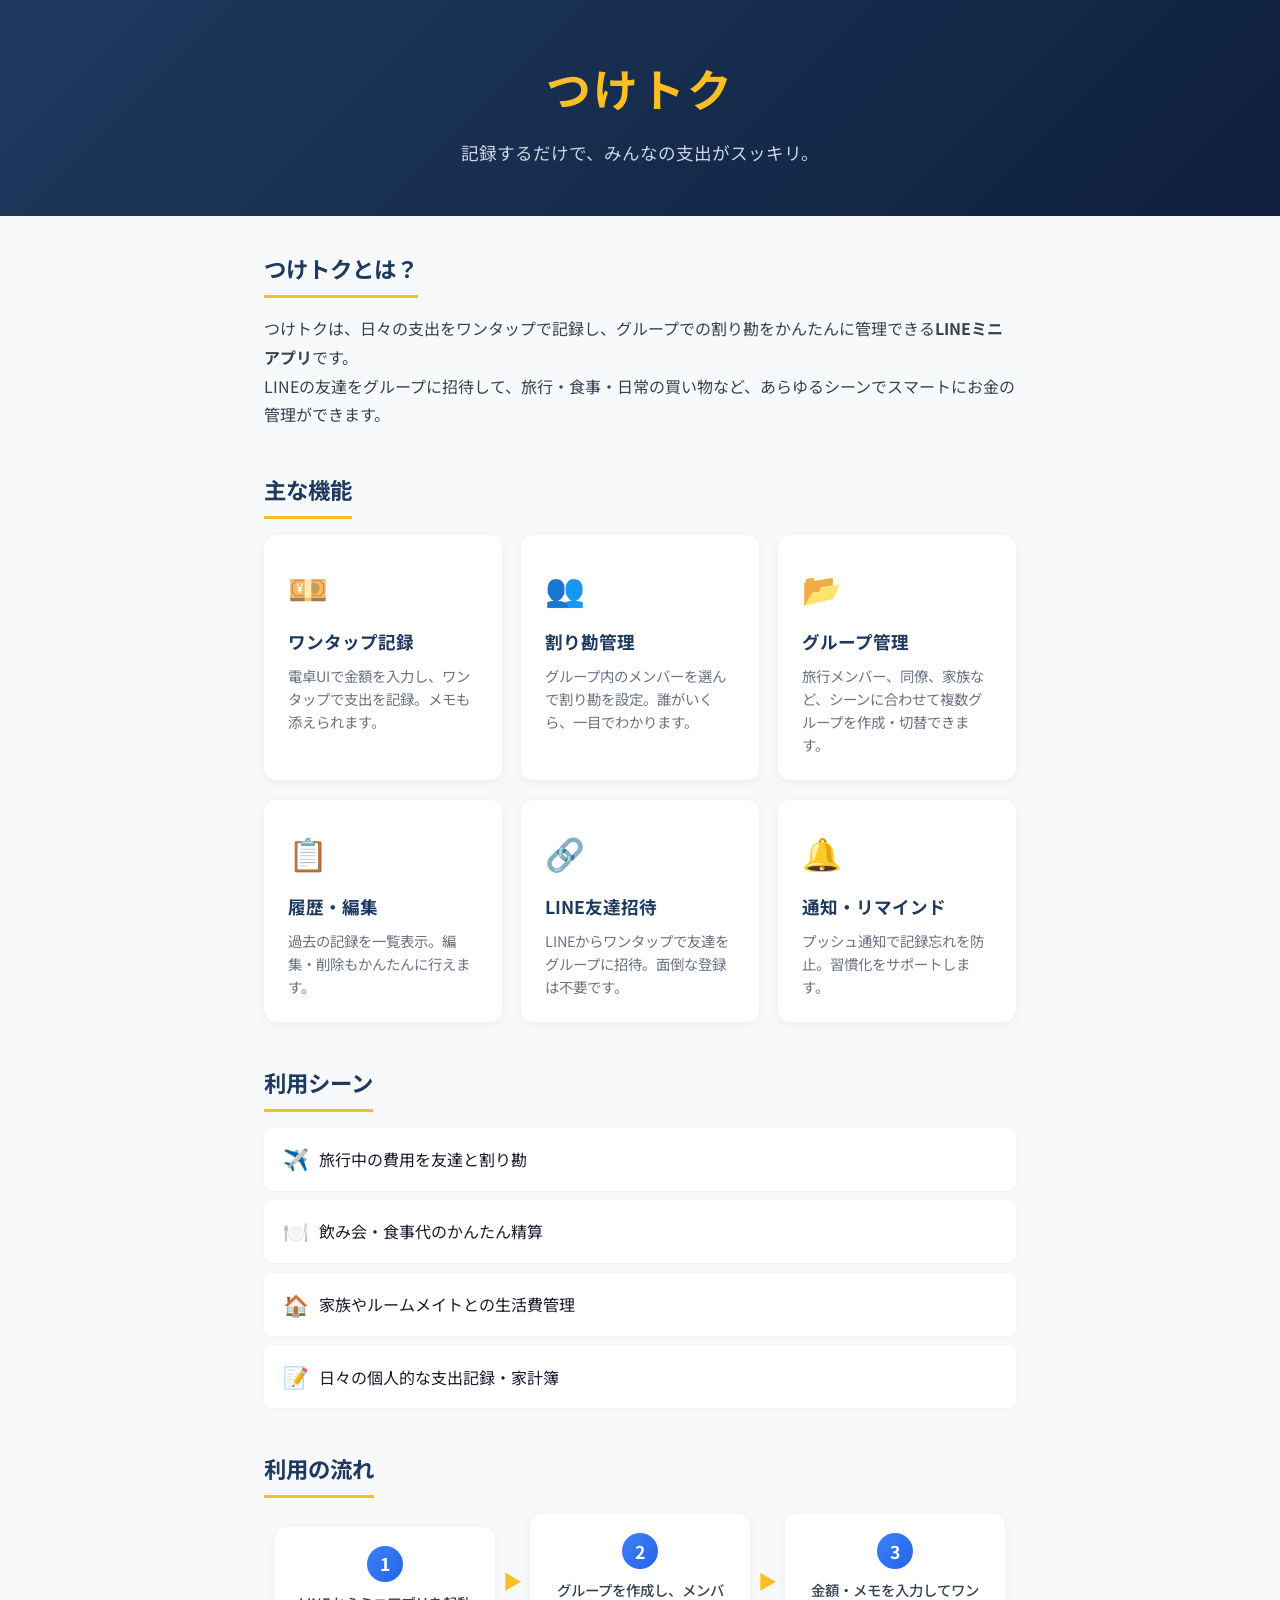
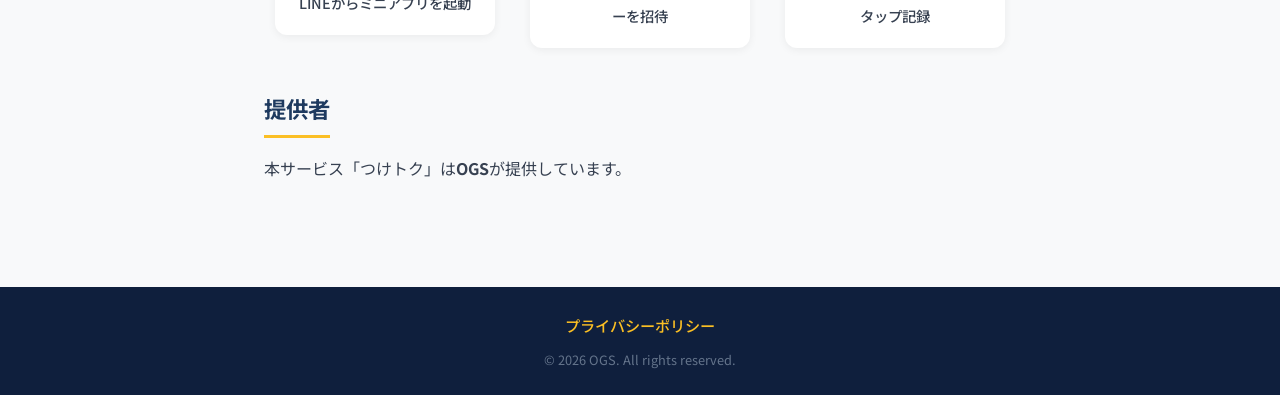
<file: index.html>
<!DOCTYPE html>
<html lang="ja">
<head>
  <meta charset="UTF-8">
  <meta name="viewport" content="width=device-width, initial-scale=1.0">
  <title>つけトク - みんなで使える割り勘・支出管理アプリ</title>
  <link rel="stylesheet" href="style.css">
</head>
<body>

<header>
  <div class="header-inner">
    <h1 class="app-title">つけトク</h1>
    <p class="app-tagline">記録するだけで、みんなの支出がスッキリ。</p>
  </div>
</header>

<main>
  <section class="section">
    <h2>つけトクとは？</h2>
    <p>
      つけトクは、日々の支出をワンタップで記録し、グループでの割り勘をかんたんに管理できる<strong>LINEミニアプリ</strong>です。<br>
      LINEの友達をグループに招待して、旅行・食事・日常の買い物など、あらゆるシーンでスマートにお金の管理ができます。
    </p>
  </section>

  <section class="section features">
    <h2>主な機能</h2>
    <div class="feature-grid">
      <div class="feature-card">
        <div class="feature-icon">💴</div>
        <h3>ワンタップ記録</h3>
        <p>電卓UIで金額を入力し、ワンタップで支出を記録。メモも添えられます。</p>
      </div>
      <div class="feature-card">
        <div class="feature-icon">👥</div>
        <h3>割り勘管理</h3>
        <p>グループ内のメンバーを選んで割り勘を設定。誰がいくら、一目でわかります。</p>
      </div>
      <div class="feature-card">
        <div class="feature-icon">📂</div>
        <h3>グループ管理</h3>
        <p>旅行メンバー、同僚、家族など、シーンに合わせて複数グループを作成・切替できます。</p>
      </div>
      <div class="feature-card">
        <div class="feature-icon">📋</div>
        <h3>履歴・編集</h3>
        <p>過去の記録を一覧表示。編集・削除もかんたんに行えます。</p>
      </div>
      <div class="feature-card">
        <div class="feature-icon">🔗</div>
        <h3>LINE友達招待</h3>
        <p>LINEからワンタップで友達をグループに招待。面倒な登録は不要です。</p>
      </div>
      <div class="feature-card">
        <div class="feature-icon">🔔</div>
        <h3>通知・リマインド</h3>
        <p>プッシュ通知で記録忘れを防止。習慣化をサポートします。</p>
      </div>
    </div>
  </section>

  <section class="section">
    <h2>利用シーン</h2>
    <ul class="scene-list">
      <li><span class="scene-emoji">✈️</span>旅行中の費用を友達と割り勘</li>
      <li><span class="scene-emoji">🍽️</span>飲み会・食事代のかんたん精算</li>
      <li><span class="scene-emoji">🏠</span>家族やルームメイトとの生活費管理</li>
      <li><span class="scene-emoji">📝</span>日々の個人的な支出記録・家計簿</li>
    </ul>
  </section>

  <section class="section steps">
    <h2>利用の流れ</h2>
    <div class="steps-container">
      <div class="step">
        <div class="step-number">1</div>
        <div class="step-text">LINEからミニアプリを起動</div>
      </div>
      <div class="step-arrow">▶</div>
      <div class="step">
        <div class="step-number">2</div>
        <div class="step-text">グループを作成し、メンバーを招待</div>
      </div>
      <div class="step-arrow">▶</div>
      <div class="step">
        <div class="step-number">3</div>
        <div class="step-text">金額・メモを入力してワンタップ記録</div>
      </div>
    </div>
  </section>

  <section class="section provider">
    <h2>提供者</h2>
    <p>本サービス「つけトク」は<strong>OGS</strong>が提供しています。</p>
  </section>
</main>

<footer>
  <div class="footer-inner">
    <a href="privacy.html">プライバシーポリシー</a>
    <p class="copyright">&copy; 2026 OGS. All rights reserved.</p>
  </div>
</footer>

</body>
</html>
</file>
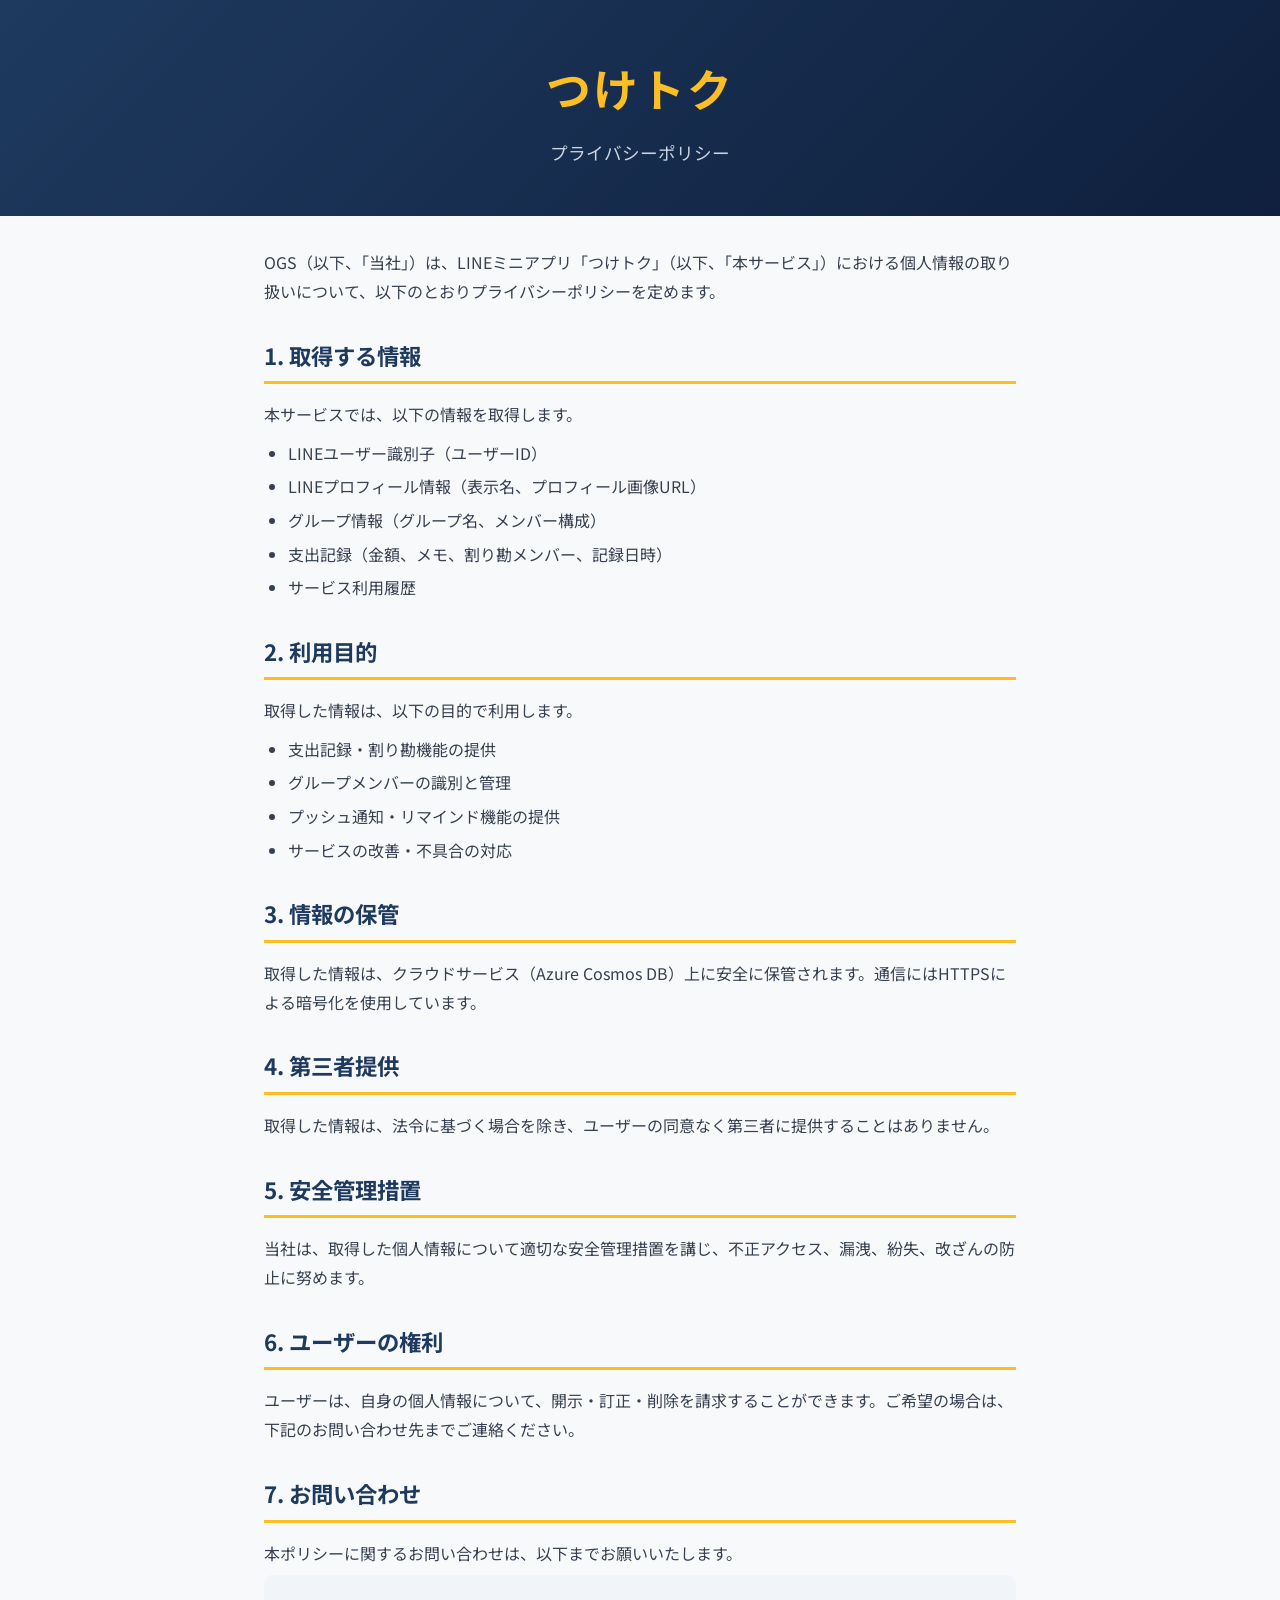
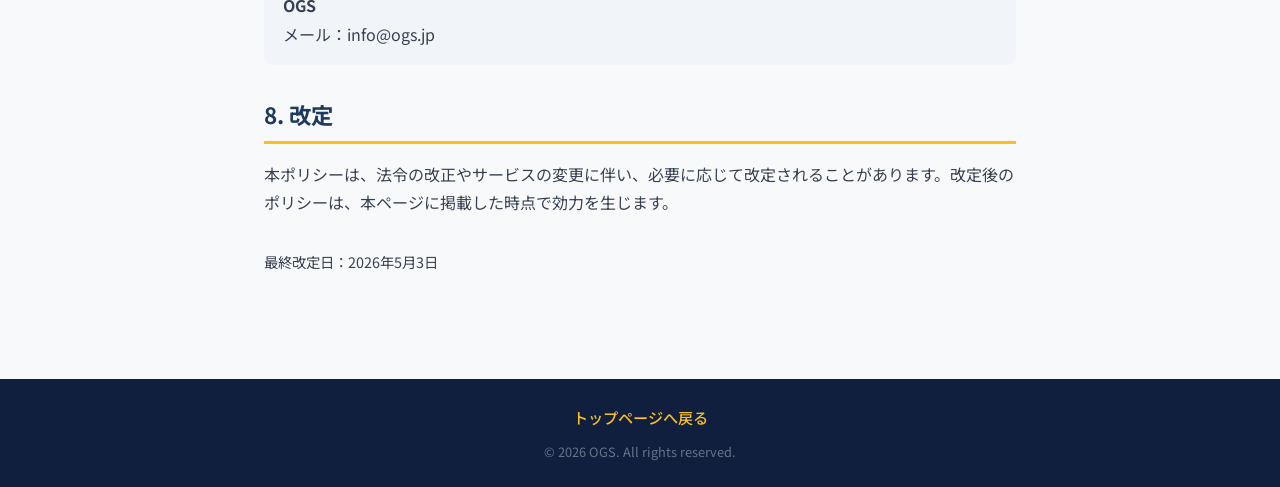
<file: privacy.html>
<!DOCTYPE html>
<html lang="ja">
<head>
  <meta charset="UTF-8">
  <meta name="viewport" content="width=device-width, initial-scale=1.0">
  <title>プライバシーポリシー - つけトク</title>
  <link rel="stylesheet" href="style.css">
</head>
<body>

<header>
  <div class="header-inner">
    <h1 class="app-title">つけトク</h1>
    <p class="app-tagline">プライバシーポリシー</p>
  </div>
</header>

<main>
  <section class="section policy">
    <p>OGS（以下、「当社」）は、LINEミニアプリ「つけトク」（以下、「本サービス」）における個人情報の取り扱いについて、以下のとおりプライバシーポリシーを定めます。</p>

    <h2>1. 取得する情報</h2>
    <p>本サービスでは、以下の情報を取得します。</p>
    <ul>
      <li>LINEユーザー識別子（ユーザーID）</li>
      <li>LINEプロフィール情報（表示名、プロフィール画像URL）</li>
      <li>グループ情報（グループ名、メンバー構成）</li>
      <li>支出記録（金額、メモ、割り勘メンバー、記録日時）</li>
      <li>サービス利用履歴</li>
    </ul>

    <h2>2. 利用目的</h2>
    <p>取得した情報は、以下の目的で利用します。</p>
    <ul>
      <li>支出記録・割り勘機能の提供</li>
      <li>グループメンバーの識別と管理</li>
      <li>プッシュ通知・リマインド機能の提供</li>
      <li>サービスの改善・不具合の対応</li>
    </ul>

    <h2>3. 情報の保管</h2>
    <p>取得した情報は、クラウドサービス（Azure Cosmos DB）上に安全に保管されます。通信にはHTTPSによる暗号化を使用しています。</p>

    <h2>4. 第三者提供</h2>
    <p>取得した情報は、法令に基づく場合を除き、ユーザーの同意なく第三者に提供することはありません。</p>

    <h2>5. 安全管理措置</h2>
    <p>当社は、取得した個人情報について適切な安全管理措置を講じ、不正アクセス、漏洩、紛失、改ざんの防止に努めます。</p>

    <h2>6. ユーザーの権利</h2>
    <p>ユーザーは、自身の個人情報について、開示・訂正・削除を請求することができます。ご希望の場合は、下記のお問い合わせ先までご連絡ください。</p>

    <h2>7. お問い合わせ</h2>
    <p>本ポリシーに関するお問い合わせは、以下までお願いいたします。</p>
    <div class="contact-info">
      <p><strong>OGS</strong></p>
      <p>メール：info@ogs.jp</p>
    </div>

    <h2>8. 改定</h2>
    <p>本ポリシーは、法令の改正やサービスの変更に伴い、必要に応じて改定されることがあります。改定後のポリシーは、本ページに掲載した時点で効力を生じます。</p>

    <p class="policy-date">最終改定日：2026年5月3日</p>
  </section>
</main>

<footer>
  <div class="footer-inner">
    <a href="index.html">トップページへ戻る</a>
    <p class="copyright">&copy; 2026 OGS. All rights reserved.</p>
  </div>
</footer>

</body>
</html>
</file>
<file: style.css>
/* つけトク サイト - アプリ風デザイン */
@import url('https://fonts.googleapis.com/css2?family=Noto+Sans+JP:wght@400;500;700&display=swap');

* {
  margin: 0;
  padding: 0;
  box-sizing: border-box;
}

body {
  font-family: 'Noto Sans JP', Arial, sans-serif;
  line-height: 1.8;
  color: #1a1a2e;
  background: #f8f9fa;
}

/* ========== ヘッダー ========== */
header {
  background: linear-gradient(135deg, #1e3a5f 0%, #0f1f3d 100%);
  color: #fff;
  text-align: center;
  padding: 3rem 1.5rem;
}

.header-inner {
  max-width: 800px;
  margin: 0 auto;
}

.app-title {
  font-size: 2.8rem;
  font-weight: 700;
  letter-spacing: 0.05em;
  margin-bottom: 0.5rem;
  color: #fbbf24;
}

.app-tagline {
  font-size: 1.1rem;
  color: #cbd5e1;
  font-weight: 400;
}

/* ========== メイン ========== */
main {
  max-width: 800px;
  margin: 0 auto;
  padding: 2rem 1.5rem;
}

.section {
  margin-bottom: 2.5rem;
}

.section h2 {
  font-size: 1.4rem;
  font-weight: 700;
  color: #1e3a5f;
  margin-bottom: 1rem;
  padding-bottom: 0.4rem;
  border-bottom: 3px solid #fbbf24;
  display: inline-block;
}

.section p {
  color: #374151;
}

/* ========== 機能カード ========== */
.feature-grid {
  display: grid;
  grid-template-columns: repeat(auto-fit, minmax(220px, 1fr));
  gap: 1.2rem;
}

.feature-card {
  background: #fff;
  border-radius: 12px;
  padding: 1.5rem;
  box-shadow: 0 2px 8px rgba(0, 0, 0, 0.06);
  transition: transform 0.2s ease, box-shadow 0.2s ease;
}

.feature-card:hover {
  transform: translateY(-4px);
  box-shadow: 0 6px 20px rgba(30, 58, 95, 0.12);
}

.feature-icon {
  font-size: 2rem;
  margin-bottom: 0.6rem;
}

.feature-card h3 {
  font-size: 1.1rem;
  font-weight: 700;
  color: #1e3a5f;
  margin-bottom: 0.4rem;
}

.feature-card p {
  font-size: 0.9rem;
  color: #6b7280;
  line-height: 1.6;
}

/* ========== 利用シーン ========== */
.scene-list {
  list-style: none;
  padding: 0;
}

.scene-list li {
  background: #fff;
  border-radius: 8px;
  padding: 0.8rem 1.2rem;
  margin-bottom: 0.6rem;
  box-shadow: 0 1px 4px rgba(0, 0, 0, 0.04);
  font-size: 1rem;
  display: flex;
  align-items: center;
  gap: 0.6rem;
}

.scene-emoji {
  font-size: 1.3rem;
  flex-shrink: 0;
}

/* ========== 利用の流れ ========== */
.steps-container {
  display: flex;
  align-items: center;
  justify-content: center;
  gap: 0.5rem;
  flex-wrap: wrap;
}

.step {
  background: #fff;
  border-radius: 12px;
  padding: 1.2rem 1.5rem;
  text-align: center;
  box-shadow: 0 2px 8px rgba(0, 0, 0, 0.06);
  flex: 1;
  min-width: 150px;
  max-width: 220px;
}

.step-number {
  display: inline-flex;
  align-items: center;
  justify-content: center;
  width: 36px;
  height: 36px;
  background: linear-gradient(135deg, #3b82f6, #2563eb);
  color: #fff;
  border-radius: 50%;
  font-size: 1.1rem;
  font-weight: 700;
  margin-bottom: 0.5rem;
}

.step-text {
  font-size: 0.9rem;
  color: #374151;
  font-weight: 500;
}

.step-arrow {
  color: #fbbf24;
  font-size: 1.2rem;
  font-weight: 700;
}

/* ========== 提供者 ========== */
.provider p {
  font-size: 1rem;
}

/* ========== プライバシーポリシー ========== */
.policy h2 {
  display: block;
  margin-top: 1.8rem;
}

.policy ul {
  margin: 0.6rem 0 0.6rem 1.5rem;
  color: #374151;
}

.policy ul li {
  margin-bottom: 0.3rem;
}

.contact-info {
  background: #f1f5f9;
  border-radius: 8px;
  padding: 1rem 1.2rem;
  margin: 0.5rem 0;
}

.policy-date {
  margin-top: 2rem;
  color: #9ca3af;
  font-size: 0.9rem;
}

/* ========== フッター ========== */
footer {
  background: #0f1f3d;
  color: #94a3b8;
  text-align: center;
  padding: 1.5rem;
  margin-top: 2rem;
}

.footer-inner a {
  color: #fbbf24;
  text-decoration: none;
  font-weight: 500;
  font-size: 0.95rem;
}

.footer-inner a:hover {
  text-decoration: underline;
}

.copyright {
  margin-top: 0.5rem;
  font-size: 0.8rem;
  color: #64748b;
}

/* ========== レスポンシブ（モバイル） ========== */
@media (max-width: 600px) {
  header {
    padding: 2rem 1rem;
  }

  .app-title {
    font-size: 2rem;
  }

  .feature-grid {
    grid-template-columns: 1fr;
  }

  .steps-container {
    flex-direction: column;
  }

  .step {
    max-width: 100%;
  }

  .step-arrow {
    transform: rotate(90deg);
  }

  main {
    padding: 1.5rem 1rem;
  }
}
</file>
